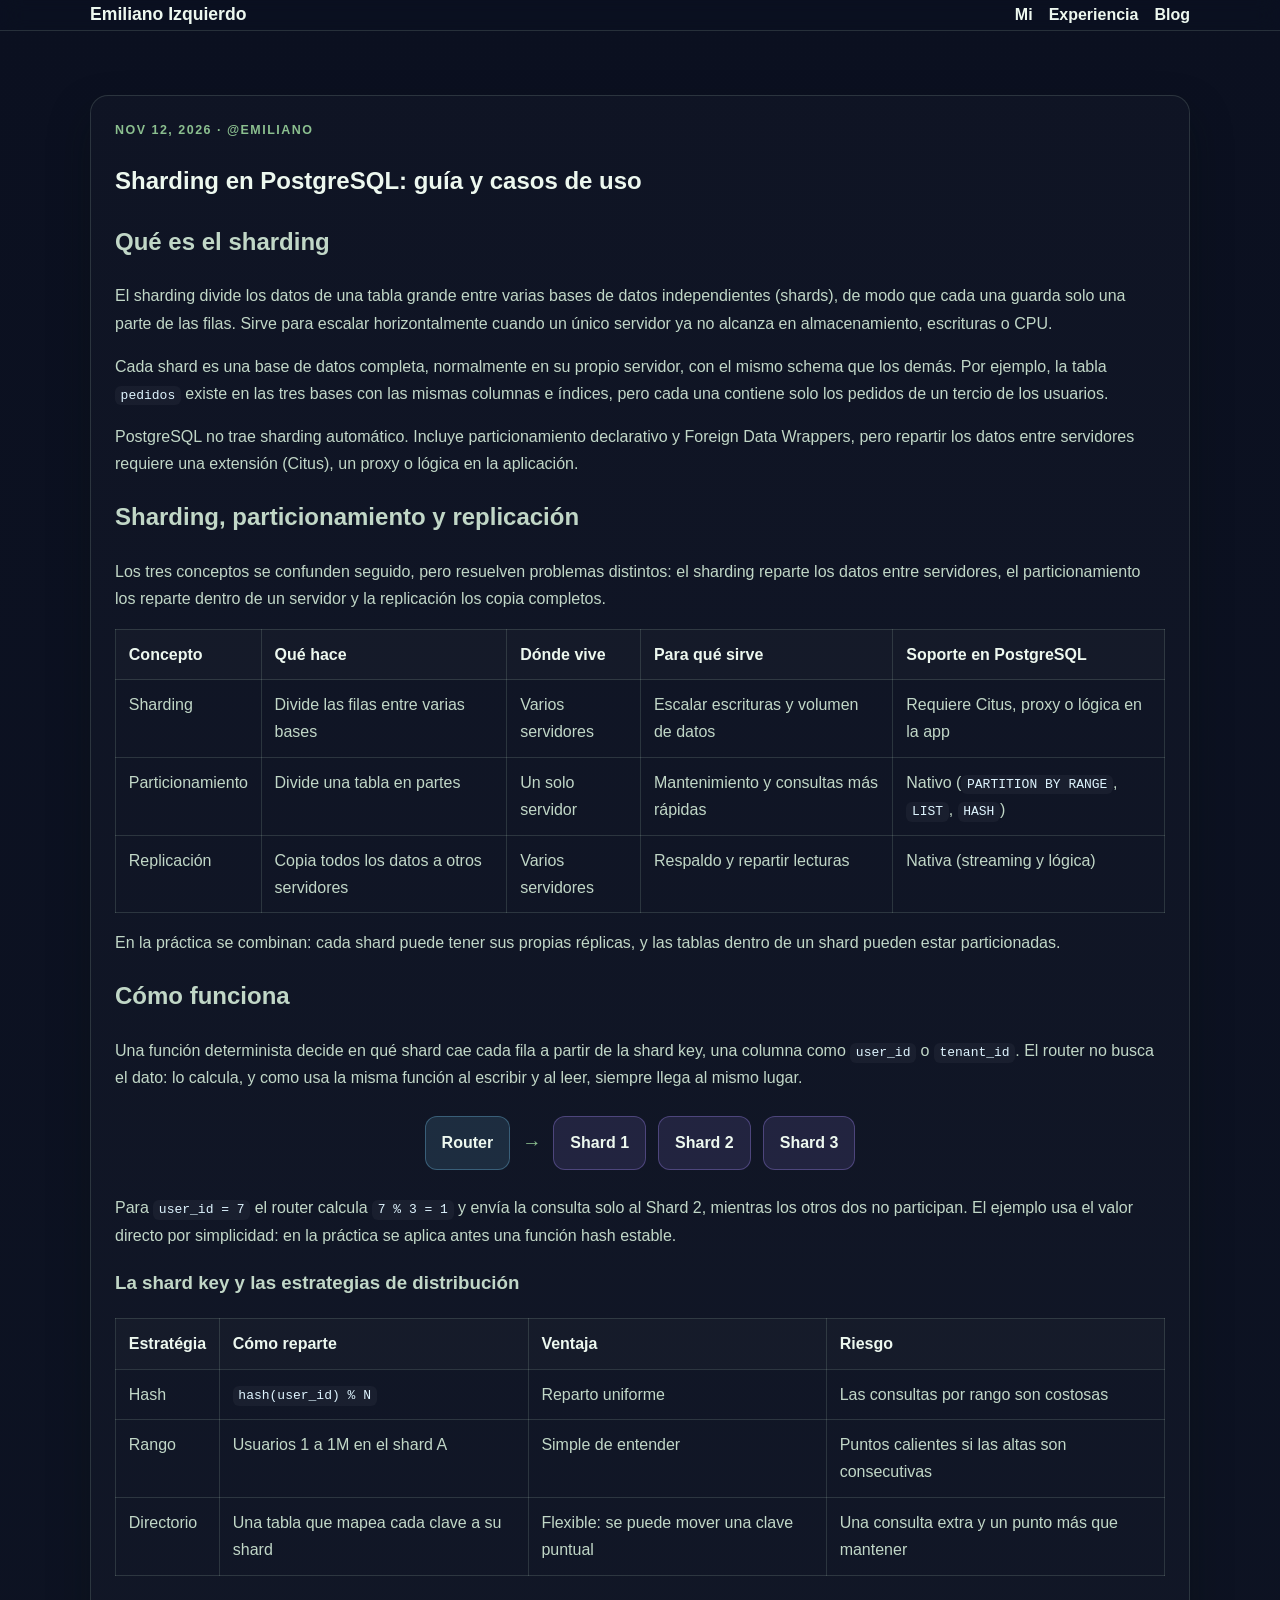
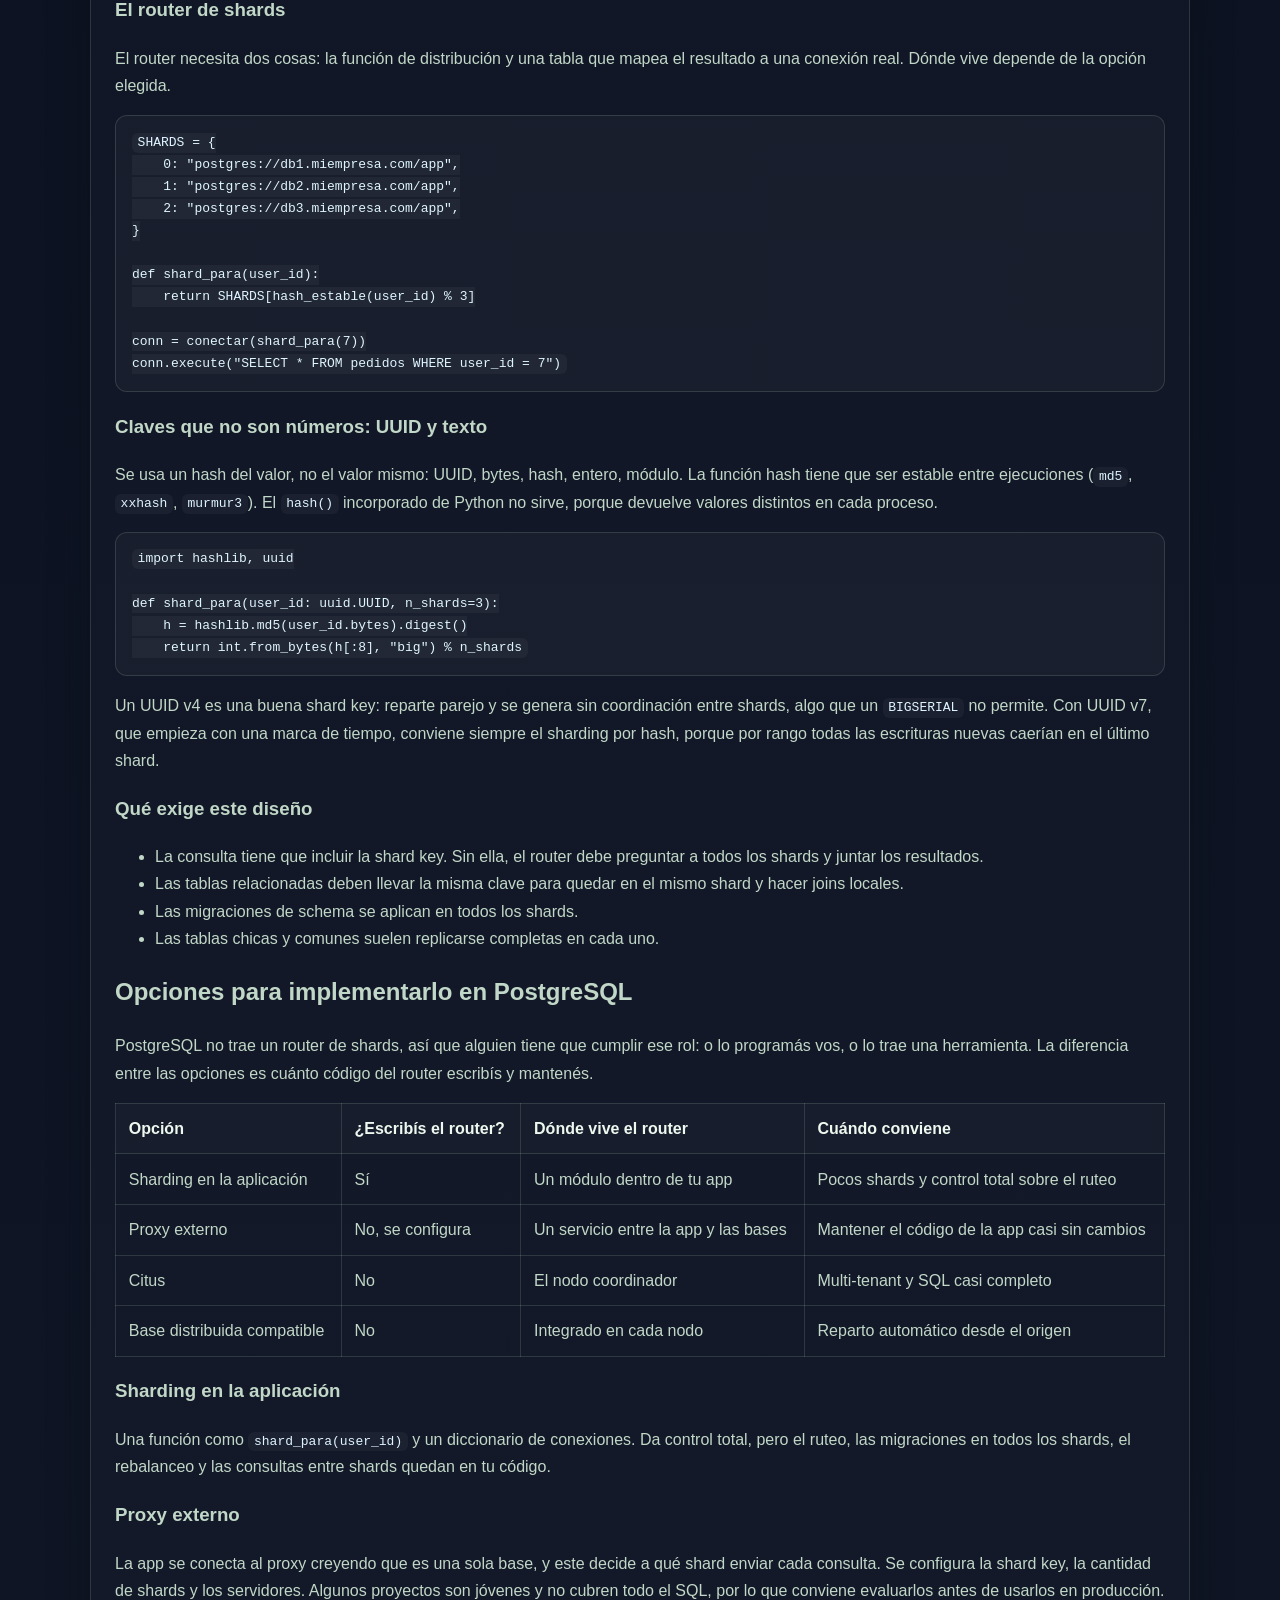
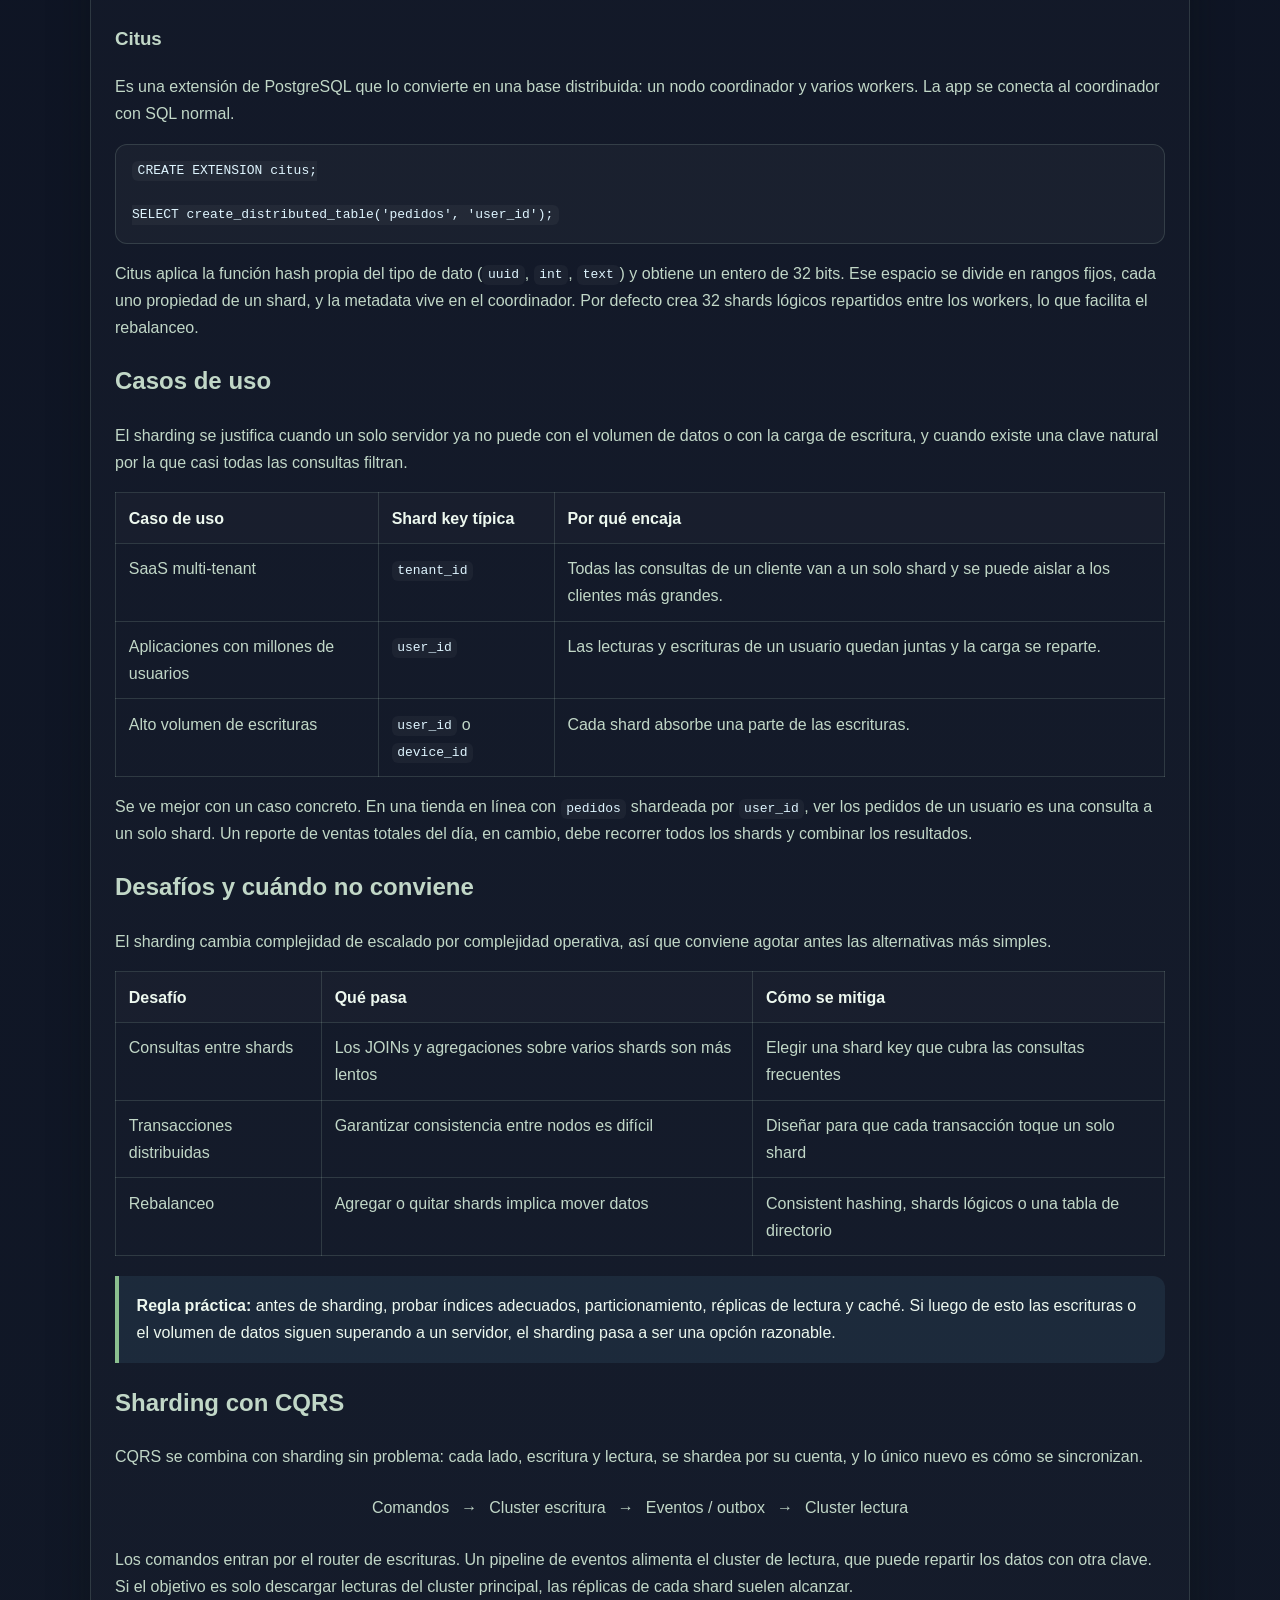
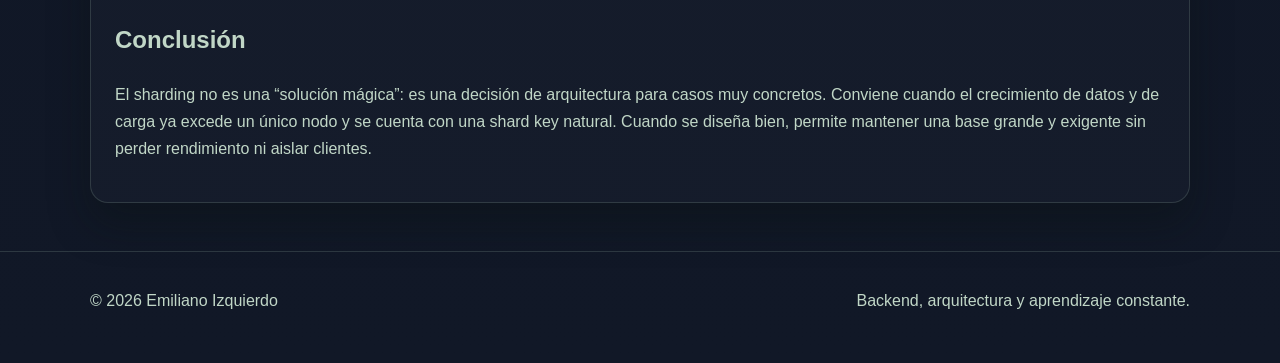
<file: post/sharding-postgresql.html>
<!DOCTYPE html>
<html lang="es">
  <head>
    <meta charset="UTF-8" />
    <meta name="viewport" content="width=device-width, initial-scale=1.0" />
    <title>Sharding en PostgreSQL | Emiliano Izquierdo</title>
    <meta
      name="description"
      content="Guía de sharding en PostgreSQL, principios, caso de uso y arquitectura para escalar bases de datos."
    />
    <link rel="stylesheet" href="../assets/css/style.css" />
  </head>
  <body>
    <header class="site-header">
      <div class="container nav-wrap">
        <a href="../index.html" class="brand">Emiliano Izquierdo</a>
        <nav class="site-nav" aria-label="Navegación principal">
          <a href="../index.html#mi">Mi</a>
          <a href="../index.html#experiencia">Experiencia</a>
          <a href="../blog/index.html">Blog</a>
        </nav>
      </div>
    </header>

    <main class="container page-content">
      <article class="article-card article-post">
        <p class="eyebrow">Nov 12, 2026 · @Emiliano</p>
        <h1>Sharding en PostgreSQL: guía y casos de uso</h1>

        <div class="article-content">
          <h2>Qué es el sharding</h2>
          <p>
            El sharding divide los datos de una tabla grande entre varias bases de datos independientes
            (shards), de modo que cada una guarda solo una parte de las filas. Sirve para escalar
            horizontalmente cuando un único servidor ya no alcanza en almacenamiento, escrituras o CPU.
          </p>
          <p>
            Cada shard es una base de datos completa, normalmente en su propio servidor, con el mismo schema
            que los demás. Por ejemplo, la tabla <code>pedidos</code> existe en las tres bases con las mismas
            columnas e índices, pero cada una contiene solo los pedidos de un tercio de los usuarios.
          </p>
          <p>
            PostgreSQL no trae sharding automático. Incluye particionamiento declarativo y Foreign Data Wrappers,
            pero repartir los datos entre servidores requiere una extensión (Citus), un proxy o lógica en la aplicación.
          </p>

          <h2>Sharding, particionamiento y replicación</h2>
          <p>
            Los tres conceptos se confunden seguido, pero resuelven problemas distintos: el sharding reparte los datos
            entre servidores, el particionamiento los reparte dentro de un servidor y la replicación los copia completos.
          </p>

          <table>
            <thead>
              <tr>
                <th>Concepto</th>
                <th>Qué hace</th>
                <th>Dónde vive</th>
                <th>Para qué sirve</th>
                <th>Soporte en PostgreSQL</th>
              </tr>
            </thead>
            <tbody>
              <tr>
                <td>Sharding</td>
                <td>Divide las filas entre varias bases</td>
                <td>Varios servidores</td>
                <td>Escalar escrituras y volumen de datos</td>
                <td>Requiere Citus, proxy o lógica en la app</td>
              </tr>
              <tr>
                <td>Particionamiento</td>
                <td>Divide una tabla en partes</td>
                <td>Un solo servidor</td>
                <td>Mantenimiento y consultas más rápidas</td>
                <td>Nativo (<code>PARTITION BY RANGE</code>, <code>LIST</code>, <code>HASH</code>)</td>
              </tr>
              <tr>
                <td>Replicación</td>
                <td>Copia todos los datos a otros servidores</td>
                <td>Varios servidores</td>
                <td>Respaldo y repartir lecturas</td>
                <td>Nativa (streaming y lógica)</td>
              </tr>
            </tbody>
          </table>

          <p>
            En la práctica se combinan: cada shard puede tener sus propias réplicas, y las tablas dentro de un shard
            pueden estar particionadas.
          </p>

          <h2>Cómo funciona</h2>
          <p>
            Una función determinista decide en qué shard cae cada fila a partir de la shard key, una columna como
            <code>user_id</code> o <code>tenant_id</code>. El router no busca el dato: lo calcula, y como usa la misma
            función al escribir y al leer, siempre llega al mismo lugar.
          </p>

          <div class="diagram-card" aria-label="Diagrama de ruteo por shard key">
            <div class="diagram-node">Router</div>
            <div class="diagram-arrow">→</div>
            <div class="diagram-node shard">Shard 1</div>
            <div class="diagram-node shard">Shard 2</div>
            <div class="diagram-node shard">Shard 3</div>
          </div>

          <p>
            Para <code>user_id = 7</code> el router calcula <code>7 % 3 = 1</code> y envía la consulta solo al Shard 2,
            mientras los otros dos no participan. El ejemplo usa el valor directo por simplicidad: en la práctica se
            aplica antes una función hash estable.
          </p>

          <h3>La shard key y las estrategias de distribución</h3>

          <table>
            <thead>
              <tr>
                <th>Estratégia</th>
                <th>Cómo reparte</th>
                <th>Ventaja</th>
                <th>Riesgo</th>
              </tr>
            </thead>
            <tbody>
              <tr>
                <td>Hash</td>
                <td><code>hash(user_id) % N</code></td>
                <td>Reparto uniforme</td>
                <td>Las consultas por rango son costosas</td>
              </tr>
              <tr>
                <td>Rango</td>
                <td>Usuarios 1 a 1M en el shard A</td>
                <td>Simple de entender</td>
                <td>Puntos calientes si las altas son consecutivas</td>
              </tr>
              <tr>
                <td>Directorio</td>
                <td>Una tabla que mapea cada clave a su shard</td>
                <td>Flexible: se puede mover una clave puntual</td>
                <td>Una consulta extra y un punto más que mantener</td>
              </tr>
            </tbody>
          </table>

          <h3>El router de shards</h3>
          <p>
            El router necesita dos cosas: la función de distribución y una tabla que mapea el resultado a una conexión
            real. Dónde vive depende de la opción elegida.
          </p>

          <pre><code>SHARDS = {
    0: "postgres://db1.miempresa.com/app",
    1: "postgres://db2.miempresa.com/app",
    2: "postgres://db3.miempresa.com/app",
}

def shard_para(user_id):
    return SHARDS[hash_estable(user_id) % 3]

conn = conectar(shard_para(7))
conn.execute("SELECT * FROM pedidos WHERE user_id = 7")
</code></pre>

          <h3>Claves que no son números: UUID y texto</h3>
          <p>
            Se usa un hash del valor, no el valor mismo: UUID, bytes, hash, entero, módulo. La función hash tiene que
            ser estable entre ejecuciones (<code>md5</code>, <code>xxhash</code>, <code>murmur3</code>). El
            <code>hash()</code> incorporado de Python no sirve, porque devuelve valores distintos en cada proceso.
          </p>

          <pre><code>import hashlib, uuid

def shard_para(user_id: uuid.UUID, n_shards=3):
    h = hashlib.md5(user_id.bytes).digest()
    return int.from_bytes(h[:8], "big") % n_shards
</code></pre>

          <p>
            Un UUID v4 es una buena shard key: reparte parejo y se genera sin coordinación entre shards, algo que un
            <code>BIGSERIAL</code> no permite. Con UUID v7, que empieza con una marca de tiempo, conviene siempre el
            sharding por hash, porque por rango todas las escrituras nuevas caerían en el último shard.
          </p>

          <h3>Qué exige este diseño</h3>
          <ul>
            <li>La consulta tiene que incluir la shard key. Sin ella, el router debe preguntar a todos los shards y juntar los resultados.</li>
            <li>Las tablas relacionadas deben llevar la misma clave para quedar en el mismo shard y hacer joins locales.</li>
            <li>Las migraciones de schema se aplican en todos los shards.</li>
            <li>Las tablas chicas y comunes suelen replicarse completas en cada uno.</li>
          </ul>

          <h2>Opciones para implementarlo en PostgreSQL</h2>
          <p>
            PostgreSQL no trae un router de shards, así que alguien tiene que cumplir ese rol: o lo programás vos,
            o lo trae una herramienta. La diferencia entre las opciones es cuánto código del router escribís y mantenés.
          </p>

          <table>
            <thead>
              <tr>
                <th>Opción</th>
                <th>¿Escribís el router?</th>
                <th>Dónde vive el router</th>
                <th>Cuándo conviene</th>
              </tr>
            </thead>
            <tbody>
              <tr>
                <td>Sharding en la aplicación</td>
                <td>Sí</td>
                <td>Un módulo dentro de tu app</td>
                <td>Pocos shards y control total sobre el ruteo</td>
              </tr>
              <tr>
                <td>Proxy externo</td>
                <td>No, se configura</td>
                <td>Un servicio entre la app y las bases</td>
                <td>Mantener el código de la app casi sin cambios</td>
              </tr>
              <tr>
                <td>Citus</td>
                <td>No</td>
                <td>El nodo coordinador</td>
                <td>Multi-tenant y SQL casi completo</td>
              </tr>
              <tr>
                <td>Base distribuida compatible</td>
                <td>No</td>
                <td>Integrado en cada nodo</td>
                <td>Reparto automático desde el origen</td>
              </tr>
            </tbody>
          </table>

          <h3>Sharding en la aplicación</h3>
          <p>
            Una función como <code>shard_para(user_id)</code> y un diccionario de conexiones. Da control total, pero el
            ruteo, las migraciones en todos los shards, el rebalanceo y las consultas entre shards quedan en tu código.
          </p>

          <h3>Proxy externo</h3>
          <p>
            La app se conecta al proxy creyendo que es una sola base, y este decide a qué shard enviar cada consulta.
            Se configura la shard key, la cantidad de shards y los servidores. Algunos proyectos son jóvenes y no cubren
            todo el SQL, por lo que conviene evaluarlos antes de usarlos en producción.
          </p>

          <h3>Citus</h3>
          <p>
            Es una extensión de PostgreSQL que lo convierte en una base distribuida: un nodo coordinador y varios workers.
            La app se conecta al coordinador con SQL normal.
          </p>

          <pre><code>CREATE EXTENSION citus;

SELECT create_distributed_table('pedidos', 'user_id');
</code></pre>

          <p>
            Citus aplica la función hash propia del tipo de dato (<code>uuid</code>, <code>int</code>, <code>text</code>)
            y obtiene un entero de 32 bits. Ese espacio se divide en rangos fijos, cada uno propiedad de un shard,
            y la metadata vive en el coordinador. Por defecto crea 32 shards lógicos repartidos entre los workers, lo que
            facilita el rebalanceo.
          </p>

          <h2>Casos de uso</h2>
          <p>
            El sharding se justifica cuando un solo servidor ya no puede con el volumen de datos o con la carga de escritura,
            y cuando existe una clave natural por la que casi todas las consultas filtran.
          </p>

          <table>
            <thead>
              <tr>
                <th>Caso de uso</th>
                <th>Shard key típica</th>
                <th>Por qué encaja</th>
              </tr>
            </thead>
            <tbody>
              <tr>
                <td>SaaS multi-tenant</td>
                <td><code>tenant_id</code></td>
                <td>Todas las consultas de un cliente van a un solo shard y se puede aislar a los clientes más grandes.</td>
              </tr>
              <tr>
                <td>Aplicaciones con millones de usuarios</td>
                <td><code>user_id</code></td>
                <td>Las lecturas y escrituras de un usuario quedan juntas y la carga se reparte.</td>
              </tr>
              <tr>
                <td>Alto volumen de escrituras</td>
                <td><code>user_id</code> o <code>device_id</code></td>
                <td>Cada shard absorbe una parte de las escrituras.</td>
              </tr>
            </tbody>
          </table>

          <p>
            Se ve mejor con un caso concreto. En una tienda en línea con <code>pedidos</code> shardeada por
            <code>user_id</code>, ver los pedidos de un usuario es una consulta a un solo shard. Un reporte de ventas
            totales del día, en cambio, debe recorrer todos los shards y combinar los resultados.
          </p>

          <h2>Desafíos y cuándo no conviene</h2>
          <p>
            El sharding cambia complejidad de escalado por complejidad operativa, así que conviene agotar antes las
            alternativas más simples.
          </p>

          <table>
            <thead>
              <tr>
                <th>Desafío</th>
                <th>Qué pasa</th>
                <th>Cómo se mitiga</th>
              </tr>
            </thead>
            <tbody>
              <tr>
                <td>Consultas entre shards</td>
                <td>Los JOINs y agregaciones sobre varios shards son más lentos</td>
                <td>Elegir una shard key que cubra las consultas frecuentes</td>
              </tr>
              <tr>
                <td>Transacciones distribuidas</td>
                <td>Garantizar consistencia entre nodos es difícil</td>
                <td>Diseñar para que cada transacción toque un solo shard</td>
              </tr>
              <tr>
                <td>Rebalanceo</td>
                <td>Agregar o quitar shards implica mover datos</td>
                <td>Consistent hashing, shards lógicos o una tabla de directorio</td>
              </tr>
            </tbody>
          </table>

          <div class="callout">
            <strong>Regla práctica:</strong> antes de sharding, probar índices adecuados, particionamiento, réplicas de lectura y caché.
            Si luego de esto las escrituras o el volumen de datos siguen superando a un servidor, el sharding pasa a ser una opción razonable.
          </div>

          <h2>Sharding con CQRS</h2>
          <p>
            CQRS se combina con sharding sin problema: cada lado, escritura y lectura, se shardea por su cuenta, y lo único
            nuevo es cómo se sincronizan.
          </p>

          <div class="mini-diagram">
            <div>Comandos</div>
            <div>→</div>
            <div>Cluster escritura</div>
            <div>→</div>
            <div>Eventos / outbox</div>
            <div>→</div>
            <div>Cluster lectura</div>
          </div>

          <p>
            Los comandos entran por el router de escrituras. Un pipeline de eventos alimenta el cluster de lectura, que puede
            repartir los datos con otra clave. Si el objetivo es solo descargar lecturas del cluster principal, las réplicas de
            cada shard suelen alcanzar.
          </p>

          <h2>Conclusión</h2>
          <p>
            El sharding no es una “solución mágica”: es una decisión de arquitectura para casos muy concretos. Conviene cuando
            el crecimiento de datos y de carga ya excede un único nodo y se cuenta con una shard key natural. Cuando se diseña
            bien, permite mantener una base grande y exigente sin perder rendimiento ni aislar clientes.
          </p>
        </div>

      </article>
    </main>

    <footer class="site-footer">
      <div class="container footer-wrap">
        <p>© 2026 Emiliano Izquierdo</p>
        <p>Backend, arquitectura y aprendizaje constante.</p>
      </div>
    </footer>
  </body>
</html>
</file>
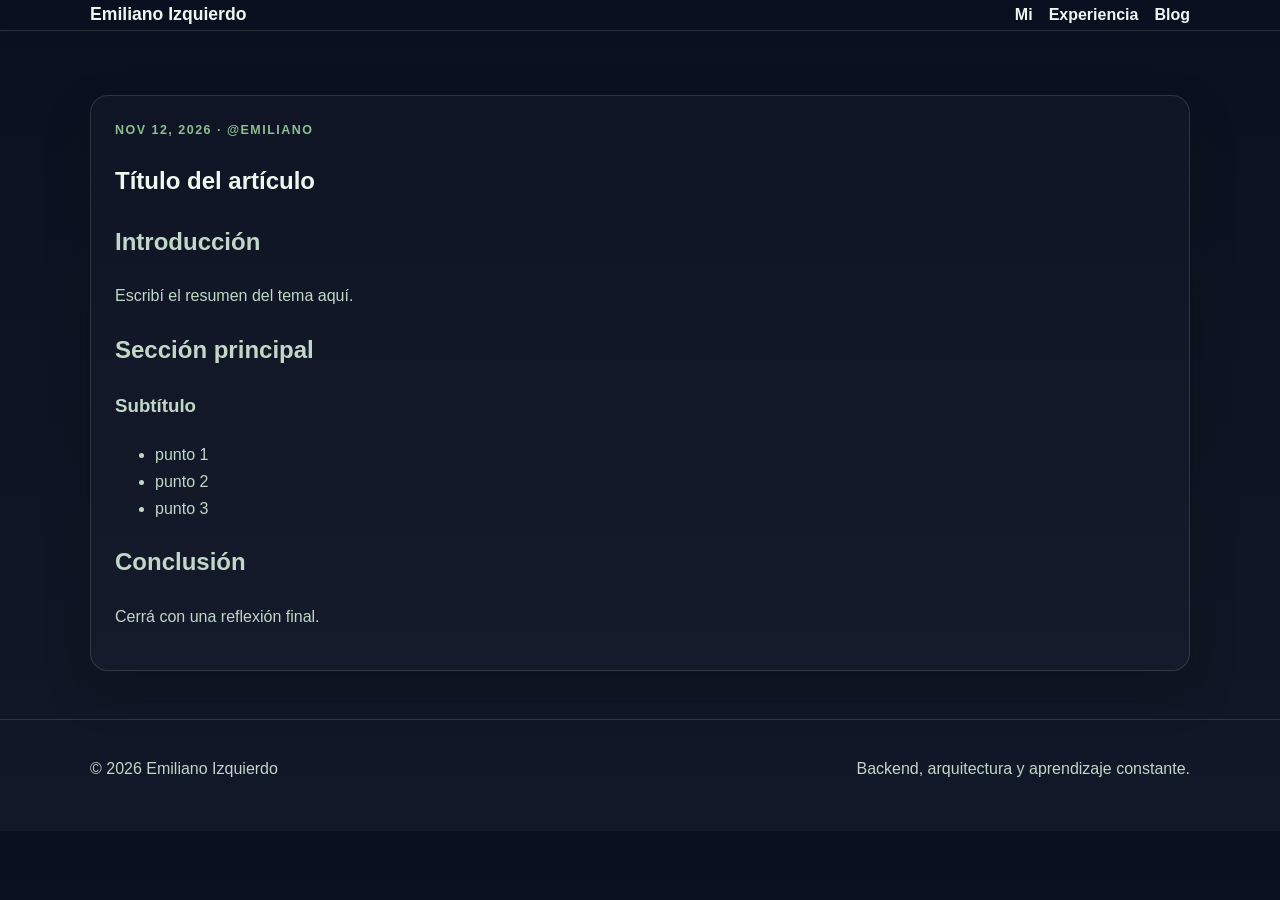
<file: post/template.html>
<!DOCTYPE html>
<html lang="es">
  <head>
    <meta charset="UTF-8" />
    <meta name="viewport" content="width=device-width, initial-scale=1.0" />
    <title>Título del artículo | Emiliano Izquierdo</title>
    <meta name="description" content="Resumen breve del artículo." />
    <link rel="stylesheet" href="../assets/css/style.css" />
  </head>
  <body>
    <header class="site-header">
      <div class="container nav-wrap">
        <a href="../index.html" class="brand">Emiliano Izquierdo</a>
        <nav class="site-nav" aria-label="Navegación principal">
          <a href="../index.html#mi">Mi</a>
          <a href="../index.html#experiencia">Experiencia</a>
          <a href="../blog/index.html">Blog</a>
        </nav>
      </div>
    </header>

    <main class="container page-content">
      <article class="article-card article-post">
        <p class="eyebrow">Nov 12, 2026 · @Emiliano</p>
        <h1>Título del artículo</h1>

        <div class="article-content">
          <h2>Introducción</h2>
          <p>Escribí el resumen del tema aquí.</p>

          <h2>Sección principal</h2>
          <h3>Subtítulo</h3>
          <ul>
            <li>punto 1</li>
            <li>punto 2</li>
            <li>punto 3</li>
          </ul>

          <h2>Conclusión</h2>
          <p>Cerrá con una reflexión final.</p>
        </div>
      </article>
    </main>

    <footer class="site-footer">
      <div class="container footer-wrap">
        <p>© 2026 Emiliano Izquierdo</p>
        <p>Backend, arquitectura y aprendizaje constante.</p>
      </div>
    </footer>
  </body>
</html>
</file>
<file: assets/css/style.css>
:root {
  --bg: #111b17;
  --bg-soft: #17251f;
  --panel: #1a2c24;
  --card: #1d332c;
  --card-alt: #eef2ff;
  --border: rgba(211, 246, 220, 0.14);
  --text: #edf8ef;
  --muted: #c1d7c7;
  --accent: #8bbf8f;
  --accent-strong: #5d8f64;
  --shadow: rgba(9, 16, 13, 0.35);
}

* {
  box-sizing: border-box;
}

html {
  scroll-behavior: smooth;
}

body {
  margin: 0;
  font-family: -apple-system, BlinkMacSystemFont, "Segoe UI", sans-serif;
  background: linear-gradient(180deg, #0b1020 0%, #111827 100%);
  color: var(--text);
  line-height: 1.7;
}

img {
  max-width: 100%;
}

.container {
  width: min(1100px, calc(100% - 2rem));
  margin: 0 auto;
}

.site-header {
  position: sticky;
  top: 0;
  z-index: 100;
  backdrop-filter: blur(12px);
  background: rgba(11, 16, 32, 0.75);
  border-bottom: 1px solid var(--border);
}

.nav-wrap,
.footer-wrap {
  display: flex;
  align-items: center;
  justify-content: space-between;
  gap: 1rem;
}

.site-nav {
  display: flex;
  gap: 1rem;
  flex-wrap: wrap;
}

.site-nav a,
.brand {
  color: var(--text);
  text-decoration: none;
  font-weight: 600;
}

.brand {
  font-size: 1.1rem;
}

.page-content {
  padding: 4rem 0 3rem;
}

.hero {
  padding: 4rem 0 2rem;
}

.eyebrow {
  margin: 0 0 0.75rem;
  color: var(--accent);
  text-transform: uppercase;
  letter-spacing: 0.12em;
  font-size: 0.78rem;
  font-weight: 700;
}

.hero h1,
.section h1,
.section h2,
.post-card h2 {
  line-height: 1.15;
  margin: 0 0 1rem;
}

.hero h1 {
  font-size: clamp(2.2rem, 5vw, 4rem);
}

.hero p {
  max-width: 700px;
  color: var(--muted);
  font-size: 1.08rem;
}

.cta-row {
  display: flex;
  gap: 1rem;
  flex-wrap: wrap;
  margin-top: 1.5rem;
}

.button {
  display: inline-flex;
  align-items: center;
  justify-content: center;
  padding: 0.85rem 1.3rem;
  border-radius: 999px;
  text-decoration: none;
  font-weight: 700;
  transition: transform 0.2s ease;
}

.button:hover {
  transform: translateY(-1px);
}

.button.primary {
  background: linear-gradient(135deg, var(--accent), var(--accent-strong));
  color: #03121f;
}

.button.secondary {
  color: var(--text);
  border: 1px solid var(--border);
  background: rgba(255, 255, 255, 0.02);
}

.section {
  padding: 2rem 0;
}

.section-header {
  display: flex;
  justify-content: space-between;
  align-items: center;
  gap: 1rem;
  margin-bottom: 1rem;
}

.section-header a {
  color: var(--accent);
  text-decoration: none;
}

.charts-grid {
  display: grid;
  grid-template-columns: repeat(auto-fit, minmax(260px, 1fr));
  gap: 1.25rem;
}

.chart-card {
  background: rgba(255, 255, 255, 0.02);
  border: 1px solid var(--border);
  border-radius: 18px;
  padding: 1.25rem;
  box-shadow: 0 20px 40px var(--shadow);
}

.chart-card h3 {
  margin: 0 0 0.75rem;
}

.chart-card canvas {
  width: 100%;
  max-width: 420px;
  height: auto;
  display: block;
  margin: 0 auto;
}

.article-card {
  background: rgba(255, 255, 255, 0.02);
  border: 1px solid var(--border);
  border-radius: 18px;
  padding: 1.5rem;
  box-shadow: 0 20px 40px var(--shadow);
}

.article-intro {
  margin-bottom: 1.5rem;
}

.article-intro h3 {
  margin-top: 0;
  margin-bottom: 0.75rem;
}

.stat-grid {
  display: grid;
  grid-template-columns: repeat(auto-fit, minmax(180px, 1fr));
  gap: 1rem;
  margin: 1.5rem 0;
}

.stat-card {
  background: rgba(125, 211, 252, 0.08);
  border: 1px solid rgba(125, 211, 252, 0.2);
  border-radius: 14px;
  padding: 1rem;
  display: flex;
  flex-direction: column;
  gap: 0.35rem;
}

.stat-card strong {
  color: var(--text);
}

.stat-card span {
  color: var(--muted);
  font-size: 0.92rem;
}

.content-block {
  padding: 0;
}

.article-content {
  color: var(--muted);
}

.article-content h4 {
  color: var(--text);
  margin-top: 1.5rem;
}

.article-content p,
.article-content li,
.article-content td,
.article-content th {
  color: var(--muted);
}

.article-content code {
  background: rgba(255, 255, 255, 0.04);
  padding: 0.15rem 0.35rem;
  border-radius: 6px;
  color: #dff5ff;
}

.article-content pre {
  background: rgba(255, 255, 255, 0.03);
  padding: 1rem;
  border: 1px solid var(--border);
  border-radius: 12px;
  overflow-x: auto;
  color: #dff5ff;
}

.article-content table {
  width: 100%;
  border-collapse: collapse;
  margin: 1rem 0;
}

.article-content th,
.article-content td {
  border: 1px solid var(--border);
  padding: 0.7rem 0.8rem;
  text-align: left;
  vertical-align: top;
}

.article-content th {
  color: var(--text);
  background: rgba(255,255,255,0.02);
}

.diagram-card,
.mini-diagram {
  display: flex;
  align-items: center;
  justify-content: center;
  gap: 0.75rem;
  flex-wrap: wrap;
  margin: 1.5rem 0;
}

.diagram-node {
  background: rgba(125, 211, 252, 0.12);
  border: 1px solid rgba(125, 211, 252, 0.3);
  border-radius: 12px;
  padding: 0.8rem 1rem;
  color: var(--text);
  font-weight: 600;
}

.diagram-node.shard {
  background: rgba(167, 139, 250, 0.12);
  border-color: rgba(167, 139, 250, 0.32);
}

.diagram-arrow {
  color: var(--accent);
  font-size: 1.2rem;
}

.callout {
  margin: 1.25rem 0;
  padding: 1rem 1.1rem;
  border-left: 4px solid var(--accent);
  background: rgba(125, 211, 252, 0.08);
  border-radius: 0 12px 12px 0;
  color: var(--text);
}

.pdf-actions {
  display: flex;
  gap: 1rem;
  flex-wrap: wrap;
  margin-top: 1.5rem;
}

.timeline {
  display: grid;
  gap: 1.4rem;
}

.timeline-item,
.post-card {
  background: rgba(255, 255, 255, 0.02);
  border: 1px solid var(--border);
  border-radius: 18px;
  box-shadow: 0 20px 40px var(--shadow);
}

.timeline-item {
  padding: 1.25rem 1.4rem;
}

.timeline-item h3 {
  margin: 0 0 0.15rem;
}

.timeline-item .meta {
  color: var(--accent);
  font-size: 0.9rem;
  margin-bottom: 0.8rem;
}

.timeline-item ul {
  margin: 0;
  padding-left: 1.1rem;
  color: var(--muted);
}

.post-grid {
  display: grid;
  grid-template-columns: repeat(auto-fit, minmax(260px, 1fr));
  gap: 1.25rem;
}

.post-card {
  padding: 1.25rem;
}

.post-card .date {
  display: block;
  color: var(--accent);
  font-size: 0.78rem;
  letter-spacing: 0.08em;
  text-transform: uppercase;
  margin-bottom: 0.6rem;
}

.post-card h2 {
  font-size: 1.3rem;
}

.post-card h2 a {
  color: var(--text);
  text-decoration: none;
}

.post-card p {
  color: var(--muted);
  margin: 0;
}

.site-footer {
  border-top: 1px solid var(--border);
  padding: 1.2rem 0 2rem;
  color: var(--muted);
}

.footer-contact {
  align-items: flex-end;
}

.footer-links {
  display: flex;
  gap: 1rem;
  flex-wrap: wrap;
}

.footer-links a {
  color: var(--text);
  text-decoration: none;
}

.article {
  background: rgba(255, 255, 255, 0.02);
  border: 1px solid var(--border);
  border-radius: 18px;
  padding: 2rem;
}

.article h1,
.article h2,
.article h3 {
  color: var(--text);
}

.article p,
.article li {
  color: var(--muted);
}

.article a {
  color: var(--accent);
}

@media (max-width: 640px) {
  .nav-wrap,
  .footer-wrap,
  .section-header {
    flex-direction: column;
    align-items: flex-start;
  }

  .site-header {
    padding: 0.8rem 0;
  }

  .page-content {
    padding-top: 2.5rem;
  }
}
</file>
